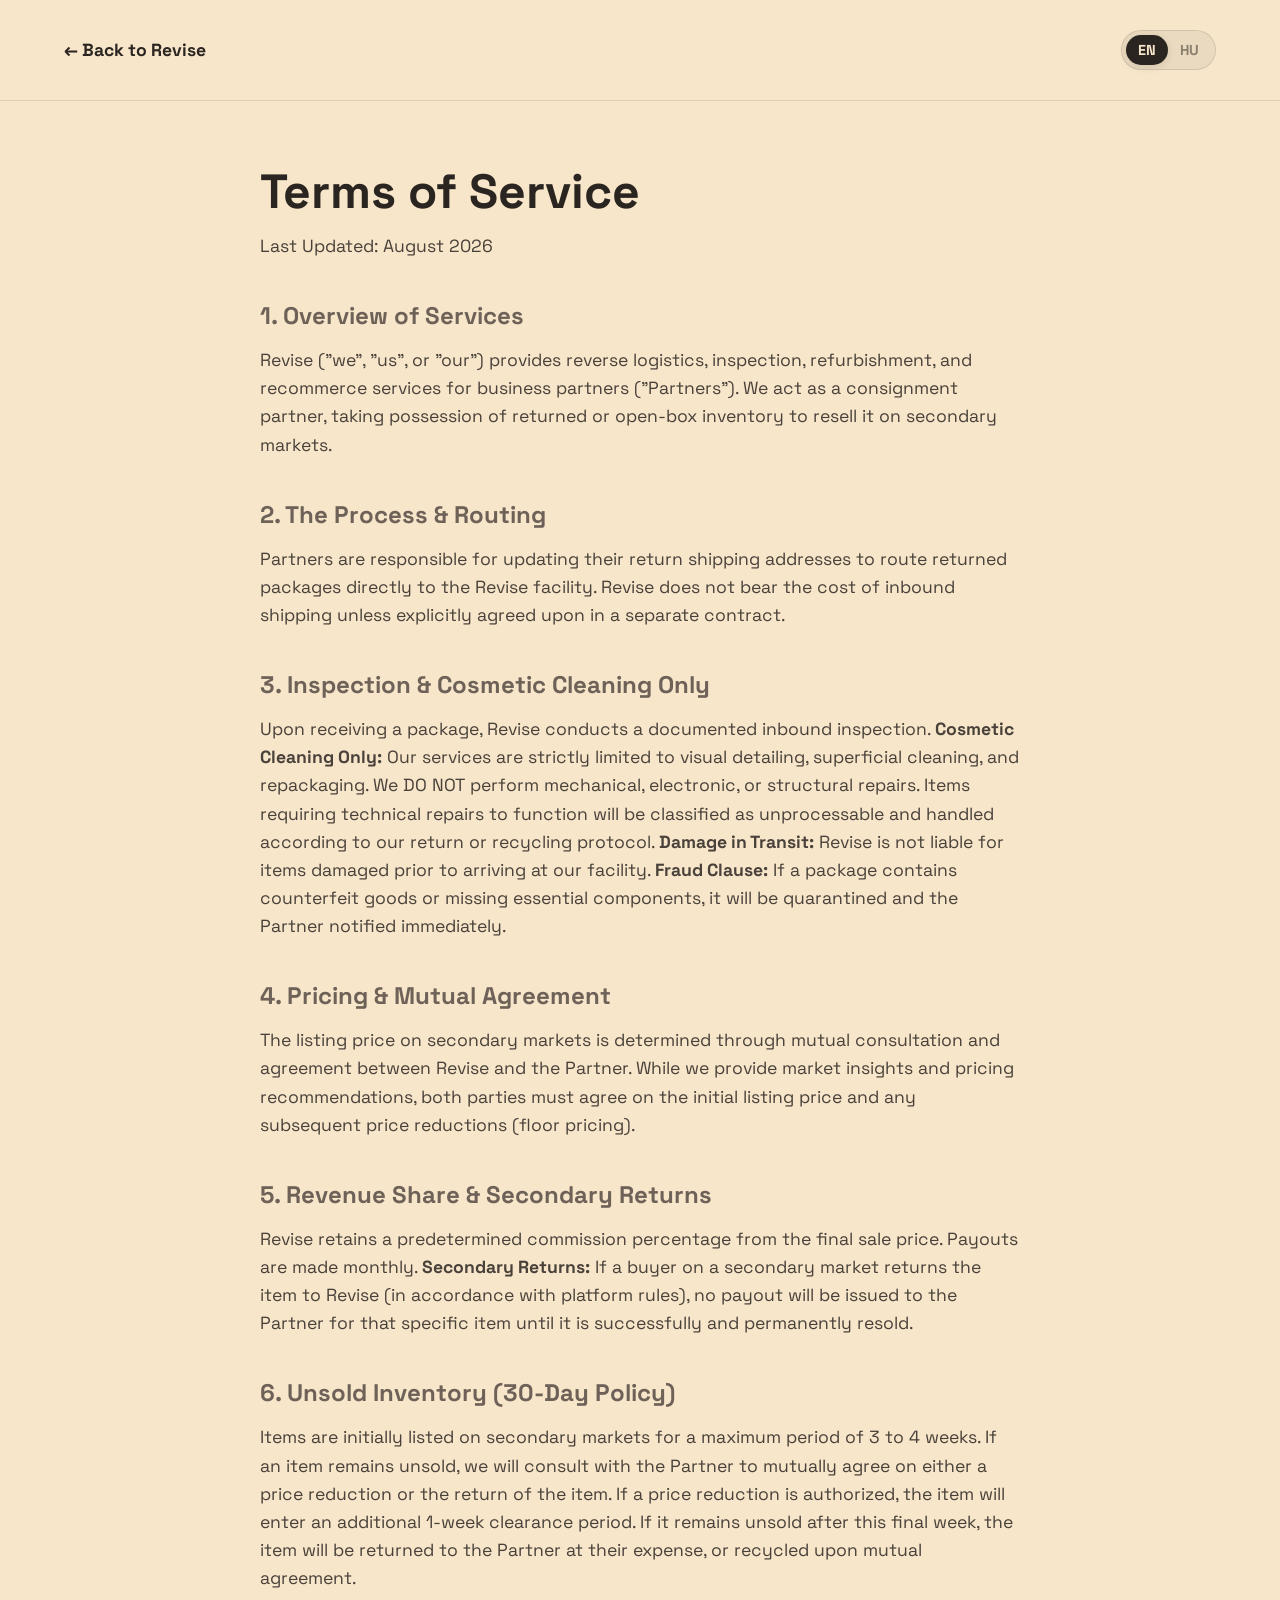
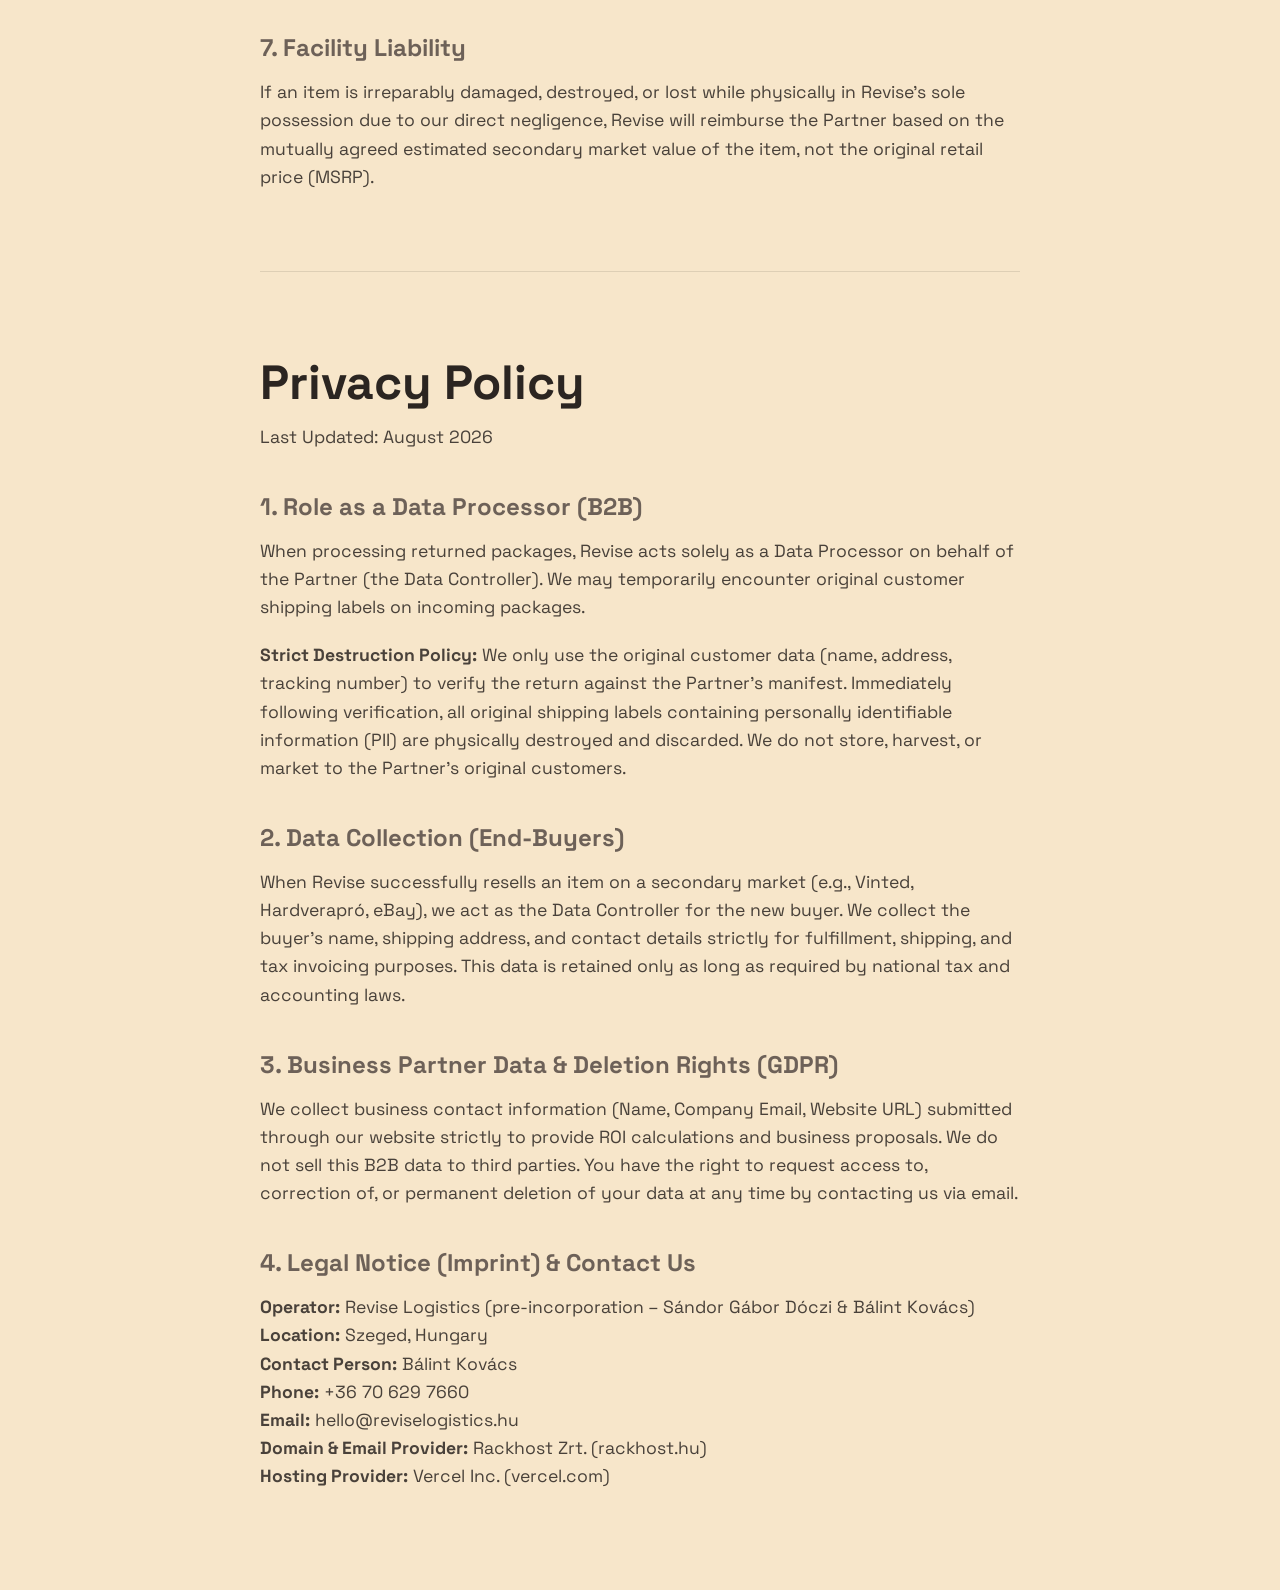
<file: legal-en.html>
<!DOCTYPE html>
<html lang="en">
<head>
    <meta charset="UTF-8">
    <meta name="viewport" content="width=device-width, initial-scale=1.0">
    <title>Legal | Revise</title>
    <link href="https://fonts.googleapis.com/css2?family=Space+Grotesk:wght@300;500;700&display=swap" rel="stylesheet">
    <link rel="stylesheet" href="style.css">
</head>
<body class="legal-page">

    <header class="legal-header">
        <a href="index.html" class="back-btn" data-i18n="legal-back">← Back to Revise</a>
        
        <!-- Nyelvválasztó a jogi oldalra is -->
        <div class="lang-switcher">
            <button class="lang-btn active">EN</button>
            <button class="lang-btn" onclick="window.location.href='legal-hu.html'">HU</button>
        </div>
    </header>

    <div class="legal-container">
        
        <div class="legal-section">
            <h1>Terms of Service</h1>
            <p class="last-updated">Last Updated: August 2026</p>

            <h2>1. Overview of Services</h2>
            <p>Revise ("we", "us", or "our") provides reverse logistics, inspection, refurbishment, and recommerce services for business partners ("Partners"). We act as a consignment partner, taking possession of returned or open-box inventory to resell it on secondary markets.</p>

            <h2>2. The Process & Routing</h2>
            <p>Partners are responsible for updating their return shipping addresses to route returned packages directly to the Revise facility. Revise does not bear the cost of inbound shipping unless explicitly agreed upon in a separate contract.</p>

            <h2>3. Inspection & Cosmetic Cleaning Only</h2>
            <p>Upon receiving a package, Revise conducts a documented inbound inspection. <strong>Cosmetic Cleaning Only:</strong> Our services are strictly limited to visual detailing, superficial cleaning, and repackaging. We DO NOT perform mechanical, electronic, or structural repairs. Items requiring technical repairs to function will be classified as unprocessable and handled according to our return or recycling protocol. <strong>Damage in Transit:</strong> Revise is not liable for items damaged prior to arriving at our facility. <strong>Fraud Clause:</strong> If a package contains counterfeit goods or missing essential components, it will be quarantined and the Partner notified immediately.</p>
            
            <h2>4. Pricing & Mutual Agreement</h2>
            <p>The listing price on secondary markets is determined through mutual consultation and agreement between Revise and the Partner. While we provide market insights and pricing recommendations, both parties must agree on the initial listing price and any subsequent price reductions (floor pricing).</p>

            <h2>5. Revenue Share & Secondary Returns</h2>
            <p>Revise retains a predetermined commission percentage from the final sale price. Payouts are made monthly. <strong>Secondary Returns:</strong> If a buyer on a secondary market returns the item to Revise (in accordance with platform rules), no payout will be issued to the Partner for that specific item until it is successfully and permanently resold.</p>

            <h2>6. Unsold Inventory (30-Day Policy)</h2>
            <p>Items are initially listed on secondary markets for a maximum period of 3 to 4 weeks. If an item remains unsold, we will consult with the Partner to mutually agree on either a price reduction or the return of the item. If a price reduction is authorized, the item will enter an additional 1-week clearance period. If it remains unsold after this final week, the item will be returned to the Partner at their expense, or recycled upon mutual agreement.</p>

            <h2>7. Facility Liability</h2>
            <p>If an item is irreparably damaged, destroyed, or lost while physically in Revise's sole possession due to our direct negligence, Revise will reimburse the Partner based on the mutually agreed estimated secondary market value of the item, not the original retail price (MSRP).</p>
        </div>

        <hr class="legal-divider">

        <div class="legal-section">
            <h1>Privacy Policy</h1>
            <p class="last-updated">Last Updated: August 2026</p>

            <h2>1. Role as a Data Processor (B2B)</h2>
            <p>When processing returned packages, Revise acts solely as a Data Processor on behalf of the Partner (the Data Controller). We may temporarily encounter original customer shipping labels on incoming packages.</p>
            <p><strong>Strict Destruction Policy:</strong> We only use the original customer data (name, address, tracking number) to verify the return against the Partner's manifest. Immediately following verification, all original shipping labels containing personally identifiable information (PII) are physically destroyed and discarded. We do not store, harvest, or market to the Partner's original customers.</p>

            <h2>2. Data Collection (End-Buyers)</h2>
            <p>When Revise successfully resells an item on a secondary market (e.g., Vinted, Hardverapró, eBay), we act as the Data Controller for the new buyer. We collect the buyer's name, shipping address, and contact details strictly for fulfillment, shipping, and tax invoicing purposes. This data is retained only as long as required by national tax and accounting laws.</p>

            <h2>3. Business Partner Data & Deletion Rights (GDPR)</h2>
            <p>We collect business contact information (Name, Company Email, Website URL) submitted through our website strictly to provide ROI calculations and business proposals. We do not sell this B2B data to third parties. You have the right to request access to, correction of, or permanent deletion of your data at any time by contacting us via email.</p>

            <h2>4. Legal Notice (Imprint) &amp; Contact Us</h2>
            <p><strong>Operator:</strong> Revise Logistics (pre-incorporation – Sándor Gábor Dóczi &amp; Bálint Kovács)<br>
            <strong>Location:</strong> Szeged, Hungary<br>
            <strong>Contact Person:</strong> Bálint Kovács<br>
            <strong>Phone:</strong> +36 70 629 7660<br>
            <strong>Email:</strong> hello@reviselogistics.hu<br>
            <strong>Domain &amp; Email Provider:</strong> Rackhost Zrt. (rackhost.hu)<br>
            <strong>Hosting Provider:</strong> Vercel Inc. (vercel.com)</p>
        </div>

    </div>

</body>
</html>
</file>
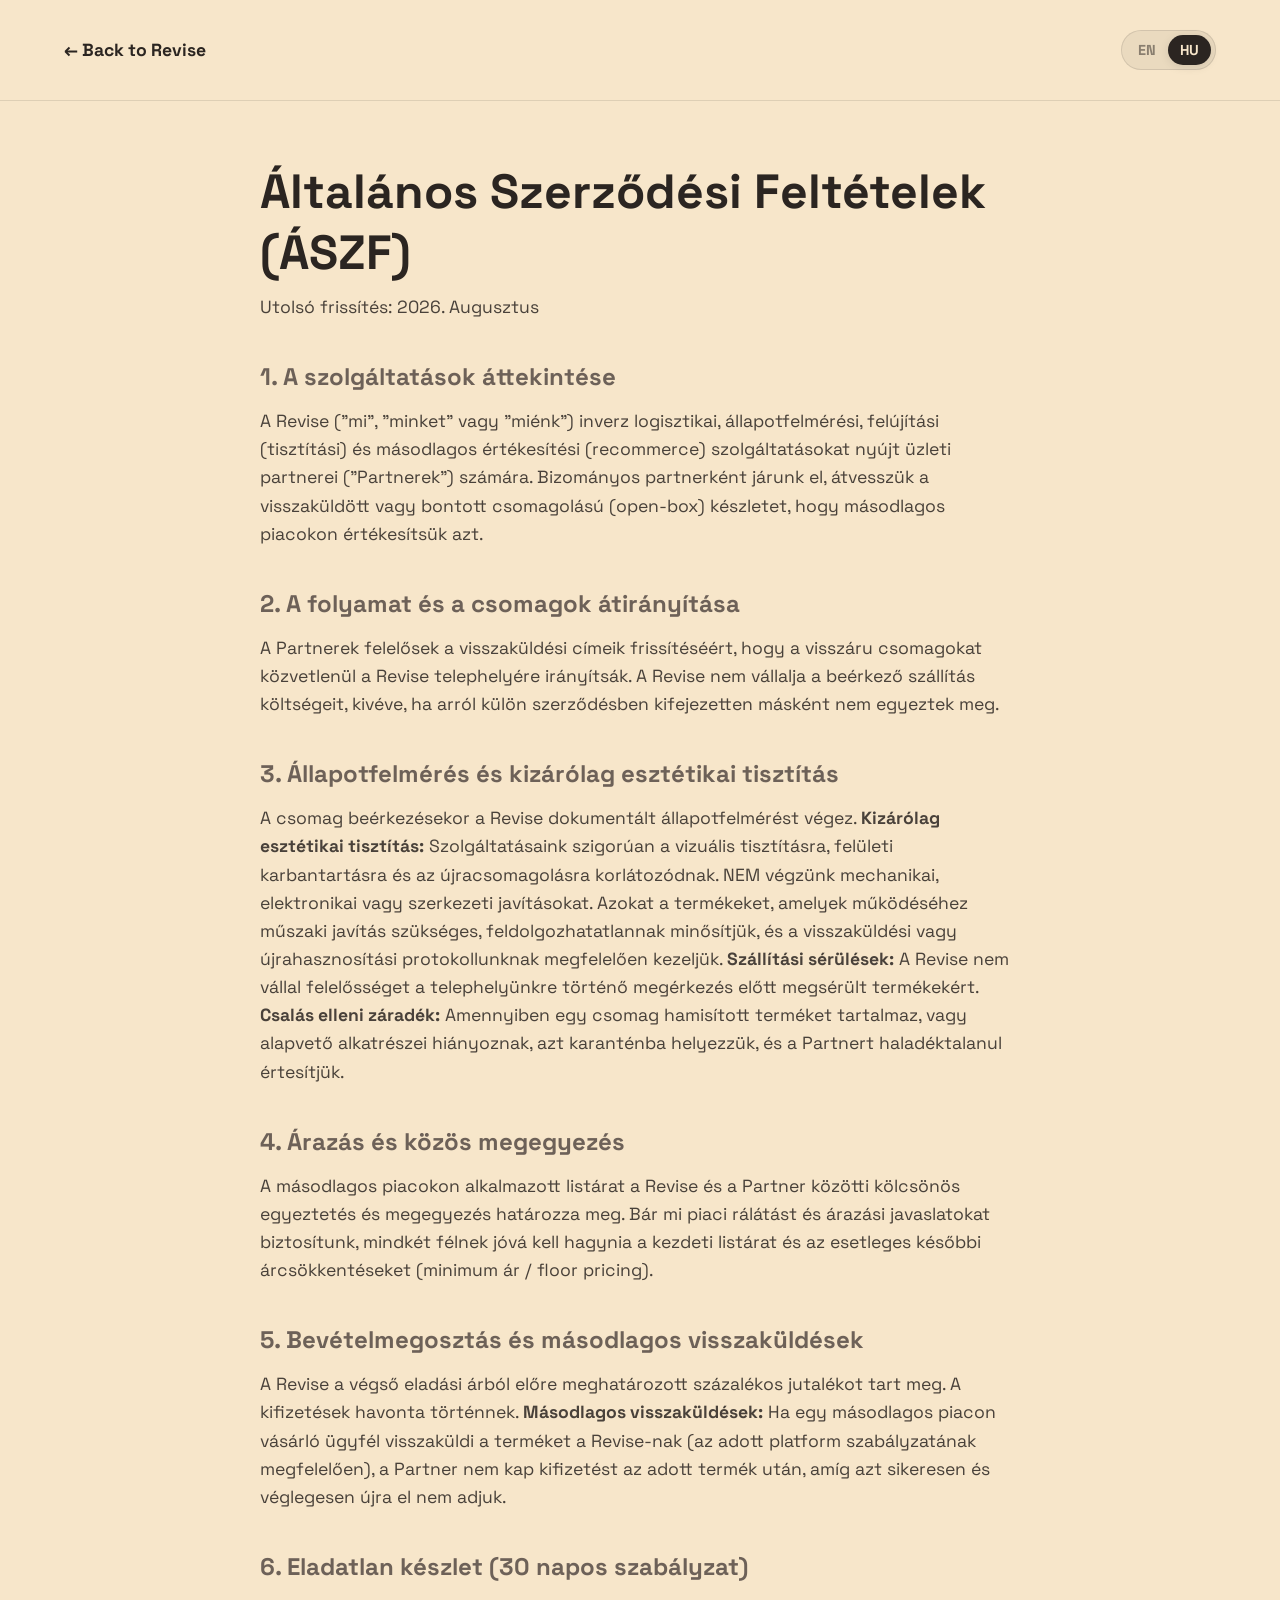
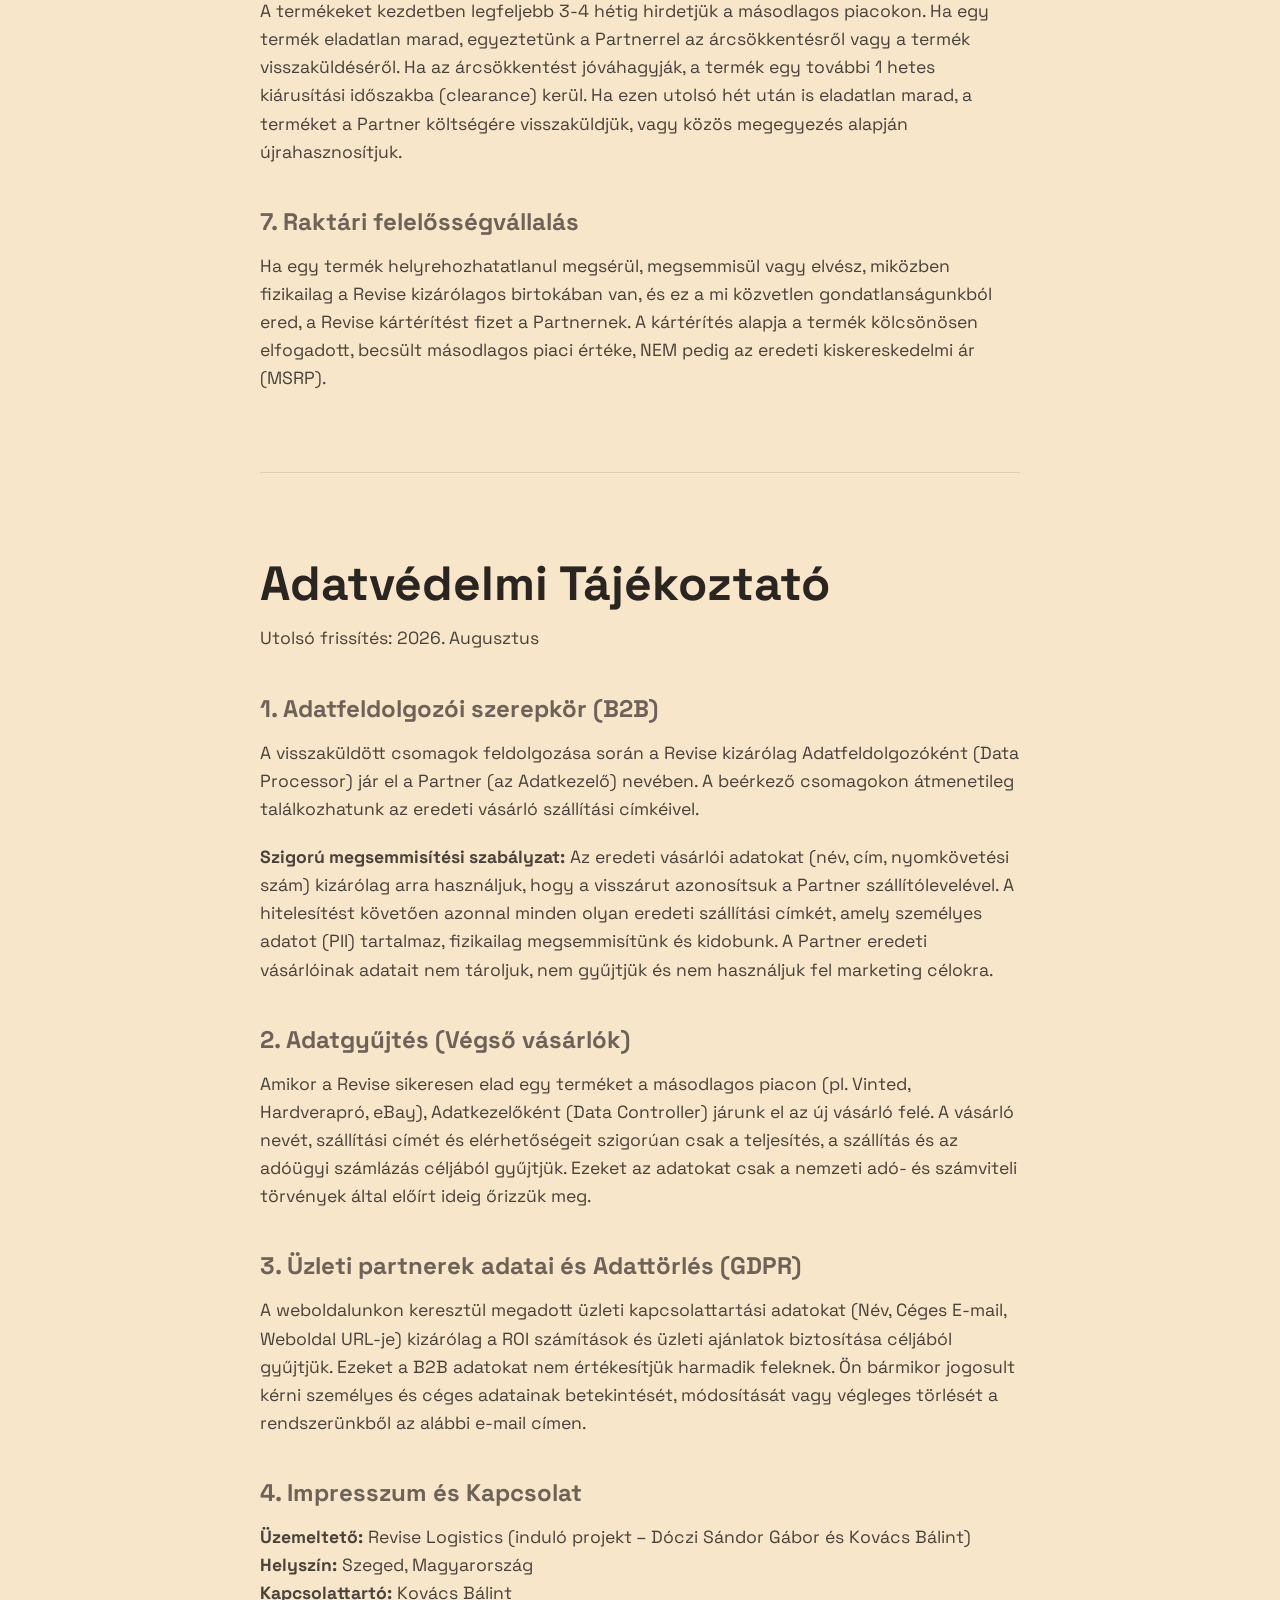
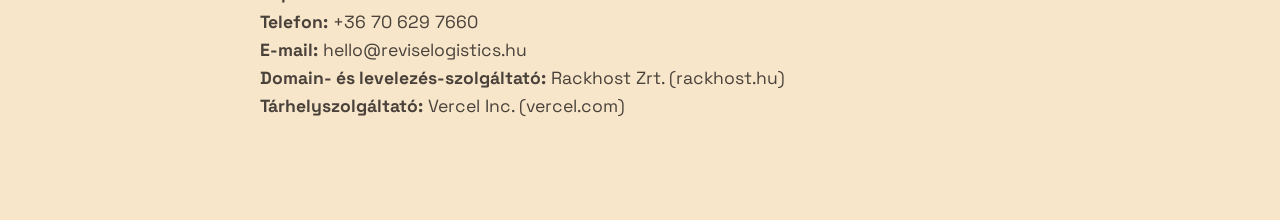
<file: legal-hu.html>
<!DOCTYPE html>
<html lang="en">
<head>
    <meta charset="UTF-8">
    <meta name="viewport" content="width=device-width, initial-scale=1.0">
    <title>Legal | Revise</title>
    <link href="https://fonts.googleapis.com/css2?family=Space+Grotesk:wght@300;500;700&display=swap" rel="stylesheet">
    <link rel="stylesheet" href="style.css">
</head>
<body class="legal-page">

    <header class="legal-header">
        <a href="index.html" class="back-btn" data-i18n="legal-back">← Back to Revise</a>
        
        <!-- Nyelvválasztó a jogi oldalra is -->
        <div class="lang-switcher">
            <button class="lang-btn" onclick="window.location.href='legal-en.html'">EN</button>
            <button class="lang-btn active">HU</button>
        </div>
    </header>

    <div class="legal-container">
        
        <div class="legal-section">
            <h1>Általános Szerződési Feltételek (ÁSZF)</h1>
            <p class="last-updated">Utolsó frissítés: 2026. Augusztus</p>

            <h2>1. A szolgáltatások áttekintése</h2>
            <p>A Revise ("mi", "minket" vagy "miénk") inverz logisztikai, állapotfelmérési, felújítási (tisztítási) és másodlagos értékesítési (recommerce) szolgáltatásokat nyújt üzleti partnerei ("Partnerek") számára. Bizományos partnerként járunk el, átvesszük a visszaküldött vagy bontott csomagolású (open-box) készletet, hogy másodlagos piacokon értékesítsük azt.</p>

            <h2>2. A folyamat és a csomagok átirányítása</h2>
            <p>A Partnerek felelősek a visszaküldési címeik frissítéséért, hogy a visszáru csomagokat közvetlenül a Revise telephelyére irányítsák. A Revise nem vállalja a beérkező szállítás költségeit, kivéve, ha arról külön szerződésben kifejezetten másként nem egyeztek meg.</p>

            <h2>3. Állapotfelmérés és kizárólag esztétikai tisztítás</h2>
            <p>A csomag beérkezésekor a Revise dokumentált állapotfelmérést végez. <strong>Kizárólag esztétikai tisztítás:</strong> Szolgáltatásaink szigorúan a vizuális tisztításra, felületi karbantartásra és az újracsomagolásra korlátozódnak. NEM végzünk mechanikai, elektronikai vagy szerkezeti javításokat. Azokat a termékeket, amelyek működéséhez műszaki javítás szükséges, feldolgozhatatlannak minősítjük, és a visszaküldési vagy újrahasznosítási protokollunknak megfelelően kezeljük. <strong>Szállítási sérülések:</strong> A Revise nem vállal felelősséget a telephelyünkre történő megérkezés előtt megsérült termékekért. <strong>Csalás elleni záradék:</strong> Amennyiben egy csomag hamisított terméket tartalmaz, vagy alapvető alkatrészei hiányoznak, azt karanténba helyezzük, és a Partnert haladéktalanul értesítjük.</p>
            
            <h2>4. Árazás és közös megegyezés</h2>
            <p>A másodlagos piacokon alkalmazott listárat a Revise és a Partner közötti kölcsönös egyeztetés és megegyezés határozza meg. Bár mi piaci rálátást és árazási javaslatokat biztosítunk, mindkét félnek jóvá kell hagynia a kezdeti listárat és az esetleges későbbi árcsökkentéseket (minimum ár / floor pricing).</p>

            <h2>5. Bevételmegosztás és másodlagos visszaküldések</h2>
            <p>A Revise a végső eladási árból előre meghatározott százalékos jutalékot tart meg. A kifizetések havonta történnek. <strong>Másodlagos visszaküldések:</strong> Ha egy másodlagos piacon vásárló ügyfél visszaküldi a terméket a Revise-nak (az adott platform szabályzatának megfelelően), a Partner nem kap kifizetést az adott termék után, amíg azt sikeresen és véglegesen újra el nem adjuk.</p>

            <h2>6. Eladatlan készlet (30 napos szabályzat)</h2>
            <p>A termékeket kezdetben legfeljebb 3-4 hétig hirdetjük a másodlagos piacokon. Ha egy termék eladatlan marad, egyeztetünk a Partnerrel az árcsökkentésről vagy a termék visszaküldéséről. Ha az árcsökkentést jóváhagyják, a termék egy további 1 hetes kiárusítási időszakba (clearance) kerül. Ha ezen utolsó hét után is eladatlan marad, a terméket a Partner költségére visszaküldjük, vagy közös megegyezés alapján újrahasznosítjuk.</p>

            <h2>7. Raktári felelősségvállalás</h2>
            <p>Ha egy termék helyrehozhatatlanul megsérül, megsemmisül vagy elvész, miközben fizikailag a Revise kizárólagos birtokában van, és ez a mi közvetlen gondatlanságunkból ered, a Revise kártérítést fizet a Partnernek. A kártérítés alapja a termék kölcsönösen elfogadott, becsült másodlagos piaci értéke, NEM pedig az eredeti kiskereskedelmi ár (MSRP).</p>
        </div>

        <hr class="legal-divider">

        <div class="legal-section">
            <h1>Adatvédelmi Tájékoztató</h1>
            <p class="last-updated">Utolsó frissítés: 2026. Augusztus</p>

            <h2>1. Adatfeldolgozói szerepkör (B2B)</h2>
            <p>A visszaküldött csomagok feldolgozása során a Revise kizárólag Adatfeldolgozóként (Data Processor) jár el a Partner (az Adatkezelő) nevében. A beérkező csomagokon átmenetileg találkozhatunk az eredeti vásárló szállítási címkéivel.</p>
            <p><strong>Szigorú megsemmisítési szabályzat:</strong> Az eredeti vásárlói adatokat (név, cím, nyomkövetési szám) kizárólag arra használjuk, hogy a visszárut azonosítsuk a Partner szállítólevelével. A hitelesítést követően azonnal minden olyan eredeti szállítási címkét, amely személyes adatot (PII) tartalmaz, fizikailag megsemmisítünk és kidobunk. A Partner eredeti vásárlóinak adatait nem tároljuk, nem gyűjtjük és nem használjuk fel marketing célokra.</p>

            <h2>2. Adatgyűjtés (Végső vásárlók)</h2>
            <p>Amikor a Revise sikeresen elad egy terméket a másodlagos piacon (pl. Vinted, Hardverapró, eBay), Adatkezelőként (Data Controller) járunk el az új vásárló felé. A vásárló nevét, szállítási címét és elérhetőségeit szigorúan csak a teljesítés, a szállítás és az adóügyi számlázás céljából gyűjtjük. Ezeket az adatokat csak a nemzeti adó- és számviteli törvények által előírt ideig őrizzük meg.</p>

           <h2>3. Üzleti partnerek adatai és Adattörlés (GDPR)</h2>
            <p>A weboldalunkon keresztül megadott üzleti kapcsolattartási adatokat (Név, Céges E-mail, Weboldal URL-je) kizárólag a ROI számítások és üzleti ajánlatok biztosítása céljából gyűjtjük. Ezeket a B2B adatokat nem értékesítjük harmadik feleknek. Ön bármikor jogosult kérni személyes és céges adatainak betekintését, módosítását vagy végleges törlését a rendszerünkből az alábbi e-mail címen.</p>

            <h2>4. Impresszum és Kapcsolat</h2>
            <p><strong>Üzemeltető:</strong> Revise Logistics (induló projekt – Dóczi Sándor Gábor és Kovács Bálint)<br>
            <strong>Helyszín:</strong> Szeged, Magyarország<br>
            <strong>Kapcsolattartó:</strong> Kovács Bálint<br>
            <strong>Telefon:</strong> +36 70 629 7660<br>
            <strong>E-mail:</strong> hello@reviselogistics.hu<br>
            <strong>Domain- és levelezés-szolgáltató:</strong> Rackhost Zrt. (rackhost.hu)<br>
            <strong>Tárhelyszolgáltató:</strong> Vercel Inc. (vercel.com)</p>
        </div>

    </div>

</body>
</html>
</file>
<file: style.css>
html.lenis {
  height: auto;
}
.lenis.lenis-smooth {
  scroll-behavior: auto !important;
}
.lenis.lenis-smooth [data-lenis-prevent] {
  overscroll-behavior: contain;
}
.lenis.lenis-stopped {
  overflow: hidden;
}
.lenis.lenis-scrolling iframe {
  pointer-events: none;
}

:root {
    --bg-color: #F7E6CA;
    --box-main: #AD9C8E;
    --box-dark: #8c7d71; 
    --box-light: #D9BBB0;
    --box-inside: #6d6158;
    --text-color: #2b2521; 
    
    --texture: url("data:image/svg+xml,%3Csvg viewBox='0 0 200 200' xmlns='http://www.w3.org/2000/svg'%3E%3Cfilter id='noiseFilter'%3E%3CfeTurbulence type='fractalNoise' baseFrequency='0.8' numOctaves='3' stitchTiles='stitch'/%3E%3C/filter%3E%3Crect width='100%25' height='100%25' filter='url(%23noiseFilter)' opacity='0.12'/%3E%3C/svg%3E");
}

* { margin: 0; padding: 0; box-sizing: border-box; }

body {
    background-color: var(--bg-color);
    font-family: 'Space Grotesk', sans-serif;
    color: var(--text-color);
    overflow-x: hidden;
}

/* ========================================= */
/* --- 0. FEJLÉC (HEADER) NAVIGÁCIÓ --- */
/* ========================================= */
.site-header {
    position: fixed;
    top: 0; left: 0; width: 100%;
    display: flex; justify-content: space-between; align-items: center;
    padding: 30px 5%; /* Alapból szellősebb */
    z-index: 100;
    transition: all 0.3s cubic-bezier(0.4, 0, 0.2, 1);
    /* Alapból átlátszó! */
    background: transparent; 
}

/* Ez az osztály kapcsol be, amikor legörgetünk */
.site-header.scrolled {
    background: rgba(247, 230, 202, 0.85); /* A var(--bg-color) áttetsző változata */
    backdrop-filter: blur(12px);
    -webkit-backdrop-filter: blur(12px);
    box-shadow: 0 4px 30px rgba(0, 0, 0, 0.05);
    padding: 15px 5%; /* Összehúzódik picit! */
}

/* Amikor sötét háttérre (ROI) érünk, ezt a GSAP fogja sötétíteni */
.site-header.dark-mode {
    background: rgba(26, 23, 21, 0.85); /* Sötét tejüveg */
}
.site-header.dark-mode .header-logo,
.site-header.dark-mode .header-nav a {
    color: var(--bg-color); /* Világos szöveg */
}
.site-header.dark-mode .header-cta {
    background-color: var(--bg-color);
    color: var(--text-color);
}

.header-logo {
    font-size: 2rem; font-weight: 700; color: var(--text-color);
    cursor: pointer; transition: color 0.3s;
}

.header-nav { 
    display: flex; 
    gap: 40px; 
    position: absolute;
    left: 50%;
    transform: translateX(-50%);
}
.header-nav a {
    text-decoration: none; color: var(--text-color);
    font-weight: 500; font-size: 1.1rem; opacity: 0.6;
    transition: opacity 0.2s, color 0.3s;
}
.header-nav a:hover { opacity: 1; }

.header-cta {
    text-decoration: none;
    background-color: var(--text-color);
    color: var(--bg-color);
    padding: 12px 28px;
    border-radius: 50px;
    font-weight: 700; font-size: 1.1rem;
    transition: transform 0.2s, background-color 0.2s, color 0.3s;
}
.header-cta:hover { transform: scale(1.05); }

/* A régi, csúf .logo eltüntetése a biztonság kedvéért */
.logo { display: none !important; }

.hero-container {
    position: relative;
    width: 100%; 
    height: 100vh;
    display: flex;
    justify-content: center;
    align-items: center;
    overflow: hidden;
}

.logo { position: absolute; top: 40px; font-size: 2.5rem; font-weight: 700; z-index: 50; }

.hero-text-static {
    position: absolute;
    top: 0; bottom: 0; left: 0; right: 0;
    margin: auto; 
    height: fit-content; 
    width: 100%;
    text-align: center;
    z-index: 20; 
    opacity: 0; 
}
.hero-text-static h1 { font-size: 5rem; line-height: 1; margin-bottom: 20px; }
.hero-text-static p { font-size: 1.5rem; opacity: 0.8; }

.scene {
    position: absolute;
    top: 0; bottom: 0; left: 0; right: 0;
    margin: auto; 
    width: 250px;
    height: 250px;
    perspective: 1200px;
}
.scene-back { z-index: 10; } 
.scene-front { z-index: 30; } 

.box-half {
    width: 100%; height: 100%;
    position: relative;
    transform-style: preserve-3d;
    transform: rotateX(-15deg) rotateY(-25deg); 
    will-change: transform;
}

/* ========================================= */
/* --- KARTON TEXTÚRA ÉS PUHA ÉLEK --- */
/* ========================================= */
.face {
    position: absolute; width: 250px; height: 250px;
    
    /* A border-radius TÖRÖLVE lett, hogy eltűnjenek a lyukak! */
    
    /* Lágyabb, kicsit áttetszőbb szegély a kemény vonal helyett (ez puhítja az éleket) */
    border: 2px solid rgba(140, 125, 113, 0.4);
    
    /* Belső árnyék, hogy "puffadtabb" legyen a doboz */
    box-shadow: inset 0 0 25px rgba(0,0,0,0.06);
    
    background-image: var(--texture); 
    background-blend-mode: multiply;  
}

.front  { transform: translateZ(125px); background-color: var(--box-main); }
.back   { transform: rotateY(180deg) translateZ(125px); background-color: var(--box-inside); } 
.right  { transform: rotateY(90deg) translateZ(125px); background-color: var(--box-light); }
.left   { transform: rotateY(-90deg) translateZ(125px); background-color: var(--box-light); }
.bottom { transform: rotateX(-90deg) translateZ(125px); background-color: var(--box-dark); }

.top-plane { 
    transform-style: preserve-3d;
    transform: rotateX(90deg) translateZ(125px); 
    background: transparent; border: none;
}

/* ========================================= */
/* --- A DOBOZRA NYOMTATOTT PNG LOGÓ --- */
/* ========================================= */
.box-logo-img {
    position: absolute;
    top: 50%;
    left: 50%;
    transform: translate(-50%, -50%); /* Pontosan középre teszi a lapon */
    
    /* Állítsd be a méretét! A doboz 250px széles, így a 150px jól mutat. */
    width: 150px; 
    height: auto;
    
    /* A RÁNYOMTATOTT HATÁS BEÁLLÍTÁSAI */
    opacity: 0.85; /* Picit átlátszó, hogy átüssön rajta a karton textúra */
    mix-blend-mode: multiply; /* EZ FONTOS: Ráolvasztja a doboz színére! */
    pointer-events: none; 
}

.flap {
    position: absolute; width: 125px; height: 250px;
    background-color: var(--box-main);
    
    /* A border-radius innen is TÖRÖLVE lett! */
    
    border: 2px solid rgba(140, 125, 113, 0.4);
    box-shadow: inset 0 0 20px rgba(0,0,0,0.06);
    
    background-image: var(--texture); 
    background-blend-mode: multiply;
}
.flap-left { left: 0; transform-origin: left; }
.flap-right { right: 0; transform-origin: right; }

/* ========================================= */
/* --- SZIGSZALAG (DUCT TAPE) TRÜKKÖK --- */
/* ========================================= */

.flap-left::after {
    content: '';
    position: absolute;
    right: -8px; 
    top: 20%;
    width: 45px;
    height: 110px;
    background-color: rgba(220, 220, 220, 0.4);
    box-shadow: inset 0 0 10px rgba(255,255,255,0.4), 2px 2px 5px rgba(0,0,0,0.1);
    transform: rotate(-3deg); 
}

.flap-right::after {
    content: '';
    position: absolute;
    left: -5px; 
    bottom: 25%;
    width: 40px;
    height: 90px;
    background-color: rgba(220, 220, 220, 0.4);
    box-shadow: inset 0 0 10px rgba(255,255,255,0.4), -2px 2px 5px rgba(0,0,0,0.1);
    transform: rotate(4deg);
}

.left::after {
    content: '';
    position: absolute;
    top: 30%;
    left: 20%;
    width: 140px;
    height: 45px;
    background-color: rgba(220, 220, 220, 0.35);
    box-shadow: inset 0 0 12px rgba(255,255,255,0.5), 0 3px 6px rgba(0,0,0,0.1);
    transform: rotate(-6deg);
}

.right::after {
    content: '';
    position: absolute;
    bottom: 40%;
    right: 15%;
    width: 120px;
    height: 40px;
    background-color: rgba(220, 220, 220, 0.35);
    box-shadow: inset 0 0 12px rgba(255,255,255,0.5), 0 3px 6px rgba(0,0,0,0.1);
    transform: rotate(4deg);
}

.next-section, .footer-game { height: 100vh; display: flex; flex-direction: column; justify-content: center; align-items: center; font-size: 2rem; border-top: 1px solid rgba(0,0,0,0.1);}

/* ========================================= */
/* --- 2. THE PAIN POINT SZEKCIÓ --- */
/* ========================================= */
.pain-section {
    width: 100%; min-height: 80vh;
    position: relative; /* KULCS: Hogy a grafikon alá tudjon menni! */
    display: flex; flex-direction: column; justify-content: center; align-items: center;
    background-color: var(--box-inside); color: var(--bg-color); text-align: center; padding: 100px 20px;
    overflow: hidden; /* Hogy a grafikon ne lógjon ki */
}
.pain-content {
    position: relative; z-index: 10; /* Ez tartja a szöveget a grafikon FÖLÖTT */
}

/* A vörös zuhanó grafikon a háttérben */
.pain-bg-chart {
    position: absolute; bottom: 0; left: 0; width: 100%; height: 70%; z-index: 1;
    opacity: 0.6;
    /* Alapból el van rejtve (jobbról balra vágjuk el), a GSAP fogja behozni! */
    clip-path: inset(0 100% 0 0); 
}
.pain-bg-chart svg { width: 100%; height: 100%; }
.chart-line {
    fill: none; stroke: #ff4d4d; stroke-width: 8;
    stroke-linecap: round; stroke-linejoin: round;
    filter: drop-shadow(0 0 15px rgba(255, 77, 77, 0.8)); /* Vörös Glow */
}
.chart-fill {
    fill: rgba(255, 77, 77, 0.15); /* Halvány vörös kitöltés a vonal alatt */
}

.pain-title { font-size: 2rem; text-transform: uppercase; letter-spacing: 2px; opacity: 0.6; margin-bottom: 20px; }
.pain-stat { font-size: 12rem; font-weight: 700; line-height: 1; color: var(--box-light); margin-bottom: 20px; }
.pain-stat span { font-size: 5rem; opacity: 0.8; }
.pain-subtitle { font-size: 1.8rem; max-width: 600px; opacity: 0.8; text-shadow: 0 5px 15px rgba(0,0,0,0.5); }

/* --- PÖTTYÖK KATTINTHATÓSÁGA --- */
.dot {
    width: 16px; height: 16px; border-radius: 50%; background-color: var(--box-light);
    border: 3px solid var(--bg-color); z-index: 2; transition: all 0.3s;
    cursor: pointer; /* ⬅️ Ettől lesz "kattintható kéz" ikon rajta! */
}
/* ... (A többi CSS marad a régi) ... */

/* ========================================= */
/* --- 3. A FOLYAMAT SZEKCIÓ (TIMELINE) --- */
/* ========================================= */
.process-section {
    width: 100%;
    background-color: var(--bg-color);
    padding: 150px 5%;
}

.process-container {
    max-width: 1200px;
    margin: 0 auto;
    display: flex;
    gap: 50px;
}

/* BAL OLDAL: Idősáv */
.process-text-side {
    width: 50%;
    position: relative;
    padding-left: 50px; /* Hely a vonalnak */
}

.timeline-line {
    position: absolute;
    left: 14px; /* A pontok közepéhez igazítva */
    top: 0;
    bottom: 0;
    width: 2px;
    background-color: rgba(173, 156, 142, 0.3); /* Halvány alapszín */
}

.timeline-fill {
    position: absolute;
    top: 0; left: 0; width: 100%;
    height: 0%; /* Ezt a GSAP fogja tölteni! */
    background-color: var(--box-inside);
}

.process-step {
    position: relative;
    padding: 50px 0 150px 0; /* Hely a lépések között */
}

/* A kis pontok */
.step-dot {
    position: absolute;
    left: -42px; /* Pontosan ráül a vonalra */
    top: 55px;
    width: 14px;
    height: 14px;
    border-radius: 50%;
    background-color: var(--box-light);
    border: 2px solid var(--bg-color);
    transition: all 0.4s ease;
    z-index: 2;
}

/* Amikor a lépés aktív (Ezt a JS adja hozzá) */
.process-step.active .step-dot {
    background-color: var(--box-inside);
    transform: scale(1.5);
    box-shadow: 0 0 15px rgba(109, 97, 88, 0.6); /* GLOW effekt */
}

.process-step h3 { font-size: 3rem; margin-bottom: 20px; }
.process-step p { font-size: 1.4rem; opacity: 0.7; max-width: 400px; }

/* JOBB OLDAL: A leragadó képek */
.process-visual-side {
    width: 50%;
}

.sticky-visuals {
    position: sticky;
    top: 50%;
    transform: translateY(-50%);
    width: 100%;
    height: 400px;
    display: flex;
    justify-content: center;
    align-items: center;
}

.process-img {
    position: absolute;
    max-width: 80%;
    max-height: 80%;
    border-radius: 20px; /* Csak a teszt képek miatt, háttér nélkülinél vedd ki */
    opacity: 0;
    transform: scale(0.8);
    transition: all 0.6s cubic-bezier(0.4, 0, 0.2, 1);
}

.process-img.active {
    opacity: 1;
    transform: scale(1);
}

/* --- 2. PAIN POINT --- */
.pain-section {
    width: 100%; min-height: 80vh;
    display: flex; flex-direction: column; justify-content: center; align-items: center;
    background-color: var(--box-inside); color: var(--bg-color); text-align: center; padding: 100px 20px;
}
.pain-title { font-size: 2rem; text-transform: uppercase; letter-spacing: 2px; opacity: 0.6; margin-bottom: 20px; }
.pain-stat { font-size: 12rem; font-weight: 700; line-height: 1; color: var(--box-light); margin-bottom: 20px; }
.pain-stat span { font-size: 5rem; opacity: 0.8; }
.pain-subtitle { font-size: 1.8rem; max-width: 600px; opacity: 0.8; }

/* --- 3. PINNED PROCESS SZEKCIÓ --- */
.process-wrapper {
    width: 100%;
    background-color: var(--bg-color); /* A szín átkerült ide! */
    padding: 15vh 0; /* ⬅️ 15% extra tér felül és alul a képernyőn! */
}

.process-pinned-section {
    width: 100%;
    height: 100vh; 
    background-color: transparent; /* Ez most már átlátszó, a wrapper adja a színt */
    display: flex;
    justify-content: center;
    align-items: center;
    overflow: hidden;
}

.process-container {
    display: flex;
    width: 90%;
    max-width: 1200px;
    height: 60vh; /* Ekkora dobozban játszódik le minden */
    align-items: center;
}

/* BAL: A csík és a pöttyök */
.process-nav {
    width: 10%; height: 100%; position: relative;
    display: flex; flex-direction: column; justify-content: space-between; align-items: center;
}
.timeline-line {
    position: absolute; top: 15px; bottom: 15px; left: 50%; transform: translateX(-50%);
    width: 2px; background-color: rgba(173, 156, 142, 0.3); z-index: 1;
}
.timeline-fill {
    position: absolute; top: 0; left: 0; width: 100%; height: 0%; 
    background-color: var(--box-inside);
}
.dot {
    width: 16px; height: 16px; border-radius: 50%; background-color: var(--box-light);
    border: 3px solid var(--bg-color); z-index: 2; transition: all 0.3s;
}
.dot.active {
    background-color: var(--box-inside); transform: scale(1.5);
    box-shadow: 0 0 15px rgba(109, 97, 88, 0.8); /* Ez a GLOW effekt! */
}

/* KÖZÉP: A szövegek */
.process-texts {
    width: 45%; height: 100%; position: relative;
    display: flex; align-items: center; padding: 0 40px;
}
.step-text {
    position: absolute; left: 40px; right: 40px;
    opacity: 0; /* Alapból minden rejtve van */
    transform: translateY(30px); /* Kicsit lejjebb vannak */
}
.step-text.active { opacity: 1; transform: translateY(0); }
.step-text h3 { 
    font-size: 3rem; 
    margin-bottom: 20px; 
    white-space: nowrap; /* EZ AZ ÚJ SOR: Erőszakkal egy sorban tartja a szöveget! */
}
.step-text p { font-size: 1.5rem; opacity: 0.8; }

/* JOBB: A képek */
.process-visuals {
    width: 45%; height: 100%; position: relative;
    display: flex; justify-content: center; align-items: center;
}
.step-img-container {
    position: absolute; width: 100%; height: 100%;
    display: flex; justify-content: center; align-items: center;
    opacity: 0; transform: scale(0.9);
}
.step-img-container.active { opacity: 1; transform: scale(1); }
.step-img-container img {
    max-width: 90%; max-height: 90%;
    border-radius: 20px; /* Háttér nélküli képeknél vedd ki a szegélyt! */
}

/* ========================================= */
/* --- DIORÁMA SZÍNPAD BEÁLLÍTÁSAI --- */
/* ========================================= */
.diorama-stage {
    position: relative; width: 100%; height: 400px;
    display: flex; justify-content: center; align-items: center;
}

.diorama-item {
    position: absolute; opacity: 0; pointer-events: none;
}
#shoe-wrapper.active, #sad-face.active { opacity: 1; }

/* Belső képek méretezése a wrappereken belül */
#shoe-img { width: 100%; max-width: 350px; height: auto; }
#clipboard-img { width: 200px; height: auto; }
#spray-img { width: 300px; height: auto; } /* Négyszeresére növelve! */
#brush-img { width: 200px; height: auto; } /* Négyszeresére növelve! */


/* --- Z-INDEX SZENDVICS LÉTREHOZÁSA --- */
#box-back { z-index: 10; max-width: 400px; }       
#spray-wrapper { z-index: 15; } /* A cipő mögött */
#clipboard-wrapper { z-index: 15; } /* A cipő mögött és picit balra */
#sad-face { z-index: 15; margin-left: -180px; margin-top: -120px; width: 150px; } 

#shoe-wrapper { z-index: 20; }  /* A FŐSZEREPLŐ */

#box-front { z-index: 25; max-width: 400px; }      
#brush-wrapper { z-index: 25; } /* A cipő előtt (ezzel súrolunk) */

/* --- FURGON ÉS KEREKEK POZÍCIONÁLÁSA --- */
#van-container {
    z-index: 30; 
    width: 480px; /* JÓVAL NAGYOBB LETT AZ AUTÓ */
    height: auto;
}
#van-body { width: 100%; height: auto; position: relative; z-index: 2; }

/* ⬇️ ITT ÁLLÍTSD BE A KEREKEKET A SAJÁT KÉPEDHEZ! ⬇️ */
.van-wheel {
    position: absolute;
    width: 85px; /* Állítsd be a kerék fizikai méretét! */
    height: 85px;
    z-index: 3;
    bottom: 125px; /* ⬅️ Ha túl lent/fent van, ezt az értéket módosítsd! */
}
#wheel-front { left: 71px; }  /* ⬅️ Tologasd jobbra-balra az elsőt! */
#wheel-back { right: 61px; }  /* ⬅️ Tologasd jobbra-balra a hátsót! */

/* Tisztítók egymás mellett */
#cleaners { display: flex; gap: 20px; }
.clean-tool { width: 80px; }

/* ========================================= */
/* --- 4. ROI KALKULÁTOR (SaaS Style) --- */
/* ========================================= */
.roi-section {
    width: 100%;
    min-height: 80vh;
    display: flex;
    justify-content: center;
    align-items: center;
    background-color: var(--text-color); /* Sötétbarna/Fekete alapháttér a komolyságért */
    padding: 100px 5%;
    color: var(--bg-color); /* Világos szöveg */
}


.roi-container {
    display: flex;
    width: 100%;
    max-width: 1200px;
    gap: 80px;
    align-items: center;
}

/* BAL OLDAL */
.roi-input-side {
    flex: 1;
}

.roi-title {
    font-size: 3.5rem;
    line-height: 1.1;
    margin-bottom: 20px;
}

.roi-description {
    font-size: 1.2rem;
    opacity: 0.7;
    margin-bottom: 50px;
    max-width: 450px;
}

.slider-wrapper {
    width: 100%;
    max-width: 500px;
}

.slider-label {
    font-size: 1rem;
    text-transform: uppercase;
    letter-spacing: 1.5px;
    opacity: 0.6;
    display: block;
    margin-bottom: 10px;
}

.slider-value {
    font-size: 2.5rem;
    font-weight: 700;
    color: var(--box-light);
    margin-bottom: 20px;
    border-bottom: 1px solid rgba(255,255,255,0.1); /* Letisztult elválasztó vonal */
    padding-bottom: 10px;
}

.slider-value, .roi-result {
    white-space: nowrap; /* ⬅️ EZ JAVÍTJA A TÖRDELÉST! */
}

/* Vékony, elegáns csúszka */
input[type=range] {
    -webkit-appearance: none;
    width: 100%;
    background: transparent;
}
input[type=range]:focus { outline: none; }
input[type=range]::-webkit-slider-runnable-track {
    width: 100%; height: 4px; /* Nagyon vékony, tech-szerű vonal */
    cursor: pointer;
    background: rgba(255,255,255,0.1); 
    border-radius: 2px;
}
input[type=range]::-webkit-slider-thumb {
    height: 20px; width: 20px; border-radius: 50%;
    background: var(--box-light); cursor: pointer;
    -webkit-appearance: none; margin-top: -8px;
    box-shadow: 0 2px 10px rgba(0,0,0,0.5); 
    transition: transform 0.2s;
}
input[type=range]::-webkit-slider-thumb:hover { transform: scale(1.3); }

/* JOBB OLDAL - Dashboard Card */
.roi-output-side {
    flex: 1;
    display: flex;
    justify-content: flex-end;
}

.roi-dashboard-card {
    background-color: rgba(255, 255, 255, 0.02); /* Nagyon minimális kiemelés */
    border: 1px solid rgba(255, 255, 255, 0.05);
    border-radius: 16px;
    width: 100%;
    max-width: 450px;
    padding: 40px;
    box-shadow: 0 20px 50px rgba(0,0,0,0.2);
}

.card-header {
    display: flex;
    align-items: center;
    gap: 10px;
    font-size: 0.9rem;
    text-transform: uppercase;
    letter-spacing: 1px;
    opacity: 0.6;
    margin-bottom: 30px;
}

.status-dot {
    width: 10px; height: 10px;
    background-color: #4ade80; /* Profi "System Online" zöld */
    border-radius: 50%;
    box-shadow: 0 0 10px rgba(74, 222, 128, 0.5);
}

.roi-result {
    font-size: 3.5rem;
    font-weight: 700;
    color: #fff;
    line-height: 1;
    margin-bottom: 15px;
}

.roi-badge {
    display: inline-block;
    font-size: 0.9rem;
    font-weight: 700;
    color: #1a1715;
    background-color: #4ade80; /* Nem ordít, csak elegáns plecsni */
    padding: 6px 12px;
    border-radius: 4px;
    text-transform: uppercase;
    letter-spacing: 1px;
    margin-bottom: 40px;
}

.card-footer {
    border-top: 1px solid rgba(255,255,255,0.05);
    padding-top: 20px;
}

.card-footer p {
    font-size: 0.9rem;
    opacity: 0.5;
    line-height: 1.5;
}
/* ========================================= */
/* --- 5. B2B KAPCSOLATFELVÉTEL ÉS FOOTER --- */
/* ========================================= */
.footer-section {
    width: 100%;
    background-color: var(--bg-color); /* Világos háttér a formnak */
    color: var(--text-color);
    padding: 100px 5% 0 5%;
    display: flex; flex-direction: column; align-items: center;
}

.contact-container {
    width: 100%; max-width: 800px;
    text-align: center; margin-bottom: 100px;
}
.contact-title { font-size: 4rem; margin-bottom: 20px; line-height: 1; }
.contact-subtitle { font-size: 1.5rem; opacity: 0.7; margin-bottom: 50px; }

/* Űrlap */
.b2b-form { display: flex; flex-direction: column; gap: 20px; max-width: 500px; margin: 0 auto; }
.b2b-form input:not([type="checkbox"]) {
    width: 100%; padding: 18px; font-size: 1.1rem;
    background: transparent; border: 1px solid rgba(0,0,0,0.2);
    color: var(--text-color); border-radius: 8px; font-family: inherit;
    transition: border-color 0.3s;
}
.b2b-form input:not([type="checkbox"]):focus { outline: none; border-color: var(--box-inside); }

/* ⬇️ ÚJ: Checkbox és szöveg reszponzív formázása ⬇️ */
.consent-label {
    display: flex; align-items: flex-start; gap: 12px;
    font-size: 0.9rem; line-height: 1.4; text-align: left;
    opacity: 0.8; cursor: pointer; padding: 0 4px;
}
.consent-label input[type="checkbox"] {
    width: 18px; height: 18px; margin-top: 2px;
    flex-shrink: 0; cursor: pointer; accent-color: var(--text-color);
}
.consent-label a {
    color: var(--text-color); text-decoration: underline; font-weight: 500;
}

.submit-btn {
    background-color: var(--text-color); color: var(--bg-color);
    padding: 18px; font-size: 1.2rem; font-weight: 700;
    border: none; border-radius: 8px; cursor: pointer; transition: transform 0.2s;
}
.submit-btn:hover { transform: translateY(-3px); }

/* Klasszikus B2B Footer infók */
.site-footer {
    width: 100%; max-width: 1200px;
    border-top: 1px solid rgba(0,0,0,0.1);
    padding: 40px 0; display: flex; justify-content: space-between;
    font-size: 0.9rem; opacity: 0.6;
}
.footer-links a { color: var(--text-color); text-decoration: none; margin-left: 20px; }

/* --- AZ EASTER EGG (Az oldal legalján) --- */
.easter-egg-strip {
    width: 100%; height: 40px;
    background-color: var(--box-inside); /* Sötét csík */
    position: relative; overflow: hidden; display: flex; align-items: center;
}

/* A 2D sziluett Furgon (Balra néz) */
.silhouette-van {
    width: 80px; height: 25px;
    background-color: var(--bg-color);
    border-radius: 20px 4px 4px 4px; /* Bal eleje íves (szélvédő) */
    position: absolute; left: 50px; bottom: 1px;
    opacity: 0.4;
    z-index: 10;
}
/* Ablak kivágás (Szélvédő és oldalablak) */
.silhouette-van::after {
    content: ''; position: absolute;
    top: 4px; left: 5px;
    width: 20px; height: 15px;
    background-color: var(--box-inside); /* Beleolvad a háttérbe, "lyuk" hatás */
    border-radius: 10px 2px 2px 2px;
}

/* Lebegő, repülő KARTONDOBOZOK a háttérben */
.floating-box {
    position: absolute; 
    background-color: var(--box-light); 
    border-radius: 2px;
    z-index: 5; /* A furgon mögé/bele mennek */
    left: 100%; /* Alapból kint vannak jobbon */
    opacity: 0;
}

/* Különböző formák és méretek */
.box-1 { width: 15px; height: 15px; top: 15px; animation: flyInBox 4s linear infinite; } /* Kiskocka */
.box-2 { width: 35px; height: 10px; top: 25px; animation: flyInBox 5s linear infinite 1.5s; } /* Hosszúkás, lapos */
.box-3 { width: 20px; height: 25px; top: 10px; animation: flyInBox 6s linear infinite 0.8s; } /* Magas doboz */
.box-4 { width: 25px; height: 15px; top: 30px; animation: flyInBox 4.5s linear infinite 2.5s; } /* Normál téglalap */

/* Animáció: Jobbról be a furgon hátuljába */
@keyframes flyInBox {
    0% { left: 100%; transform: rotate(0deg); opacity: 0; }
    5% { left: 100%; transform: rotate(0deg); opacity: 0.3; } /* Halványan bejönnek */
    
    /* 140px a furgon hátulja. Itt még látszanak. */
    85% { left: 140px; transform: rotate(-200deg); opacity: 0.3; } 
    
    /* 100px már a furgon közepe. Itt azonnal eltűnnek, mintha elnyelte volna őket! */
    90% { left: 100px; transform: rotate(-220deg); opacity: 0; } 
    
    100% { left: 100px; opacity: 0; }
}

/* ========================================= */
/* --- LEGAL PAGE (ToS & Privacy Policy) --- */
/* ========================================= */
.legal-page {
    background-color: var(--bg-color);
    color: var(--text-color);
    overflow-y: auto; /* Itt legyen normál görgetés */
}

.legal-header {
    padding: 30px 5%;
    border-bottom: 1px solid rgba(0,0,0,0.1);
    /* ÚJ SOROK, hogy a gomb jobbra menjen: */
    display: flex;
    justify-content: space-between;
    align-items: center;
}
.back-btn {
    text-decoration: none;
    color: var(--text-color);
    font-weight: 700;
    font-size: 1.1rem;
    transition: opacity 0.3s;
}
.back-btn:hover { opacity: 0.6; }

.legal-container {
    max-width: 800px;
    margin: 60px auto 100px auto;
    padding: 0 20px;
}

.legal-section h1 {
    font-size: 3rem;
    margin-bottom: 10px;
}
.last-updated {
    font-size: 1rem;
    opacity: 0.5;
    margin-bottom: 50px;
}
.legal-section h2 {
    font-size: 1.5rem;
    margin-top: 40px;
    margin-bottom: 15px;
    color: var(--box-inside);
}
.legal-section p {
    font-size: 1.1rem;
    line-height: 1.6;
    margin-bottom: 20px;
    opacity: 0.85;
}
.legal-divider {
    border: none;
    height: 1px;
    background-color: rgba(0,0,0,0.1);
    margin: 80px 0;
}

/* ========================================= */
/* --- NYELVVÁLASZTÓ (LANG SWITCHER) --- */
/* ========================================= */
.header-actions {
    display: flex;
    align-items: center;
    gap: 20px;
}

.lang-switcher {
    display: flex;
    background-color: rgba(0, 0, 0, 0.05);
    border-radius: 30px;
    padding: 4px;
    border: 1px solid rgba(0, 0, 0, 0.1);
}

.lang-btn {
    background: transparent;
    border: none;
    padding: 6px 12px;
    border-radius: 20px;
    font-family: inherit;
    font-weight: 700;
    font-size: 0.9rem;
    color: var(--text-color);
    cursor: pointer;
    opacity: 0.5;
    transition: all 0.3s;
}

.lang-btn.active {
    background-color: var(--text-color);
    color: var(--bg-color);
    opacity: 1;
    box-shadow: 0 2px 10px rgba(0, 0, 0, 0.1);
}

/* Sötét mód kezelése (ROI szekció felett) */
.site-header.dark-mode .lang-switcher { background-color: rgba(255, 255, 255, 0.1); border-color: rgba(255, 255, 255, 0.2); }
.site-header.dark-mode .lang-btn { color: var(--bg-color); }
.site-header.dark-mode .lang-btn.active { background-color: var(--bg-color); color: var(--text-color); }

/* ============================================================== */
/* --- MOBIL RESZPONZIVITÁS (Minden, ami 768px-nél kisebb) --- */
/* ============================================================== */
@media (max-width: 768px) {
    /* ... itt jönnek a mobil beállítások ... */
    .header-actions { gap: 10px; }
    .lang-btn { padding: 5px 8px; font-size: 0.8rem; }
    /* ... és a többi mobil kódod ... */
}

/* ============================================================== */
/* --- MOBIL RESZPONZIVITÁS (Minden, ami 768px-nél kisebb) --- */
/* ============================================================== */

@media (max-width: 768px) {
    
    /* --- 0. FEJLÉC --- */
    .header-nav { display: none; }
    .site-header { padding: 15px 5%; }
    .header-logo { font-size: 1.4rem; }
    .header-cta { padding: 10px 20px; font-size: 0.9rem; }
    

    

    /* --- 1. HERO SZEKCIÓ --- */
    .hero-text-static {
        top: 0; 
        bottom: 0; 
        margin: auto; /* TÖKÉLETESEN KÖZÉPRE ZÁRJA MOBILON IS! */
    }
    .hero-text-static h1 { font-size: 2.5rem; margin-bottom: 15px; line-height: 1.1; }
    .hero-text-static p { font-size: 1rem; padding: 0 20px; }
    .scene { top: 0; bottom: 0; }
    .box-logo-img { width: 100px; }


    /* --- 2. FÁJDALOMPONT --- */
    .pain-section { padding: 60px 20px; }
    .pain-title { font-size: 1.5rem; }
    .pain-stat { font-size: 6rem; margin-bottom: 10px; }
    .pain-stat span { font-size: 3rem; }
    .pain-subtitle { font-size: 1rem; }

    /* --- 3. FOLYAMAT SZEKCIÓ (Tökéletesített Szöveg Elrendezés) --- */
    .process-container {
        display: grid !important;
        grid-template-columns: 30px 1fr; /* 30px a pöttyöknek, a GIGANTIKUS TÖBBI a szövegnek! */
        grid-template-rows: 45vh 35vh; 
        gap: 0px 20px; /* 20px gyönyörű távolság a pöttyök és a betűk között */
        height: 100vh;
        width: 100%;
        padding: 0 20px; /* Ne érjen hozzá a telefon széléhez */
        align-content: center;
    }
    
    .process-visuals {
        grid-column: 1 / 3;
        grid-row: 1;
        width: 100%; height: 100%;
        display: flex; align-items: center; justify-content: center;
    }
    .diorama-stage {
        transform: scale(0.65); 
        transform-origin: center center;
    }

    .process-nav {
        grid-column: 1;
        grid-row: 2;
        position: relative;
        height: 250px; 
        width: 100%;
        align-self: center; 
    }

    .process-texts {
        grid-column: 2;
        grid-row: 2;
        position: relative;
        height: 250px; 
        width: 100%; /* ⬅️ EZ VOLT A HIBA! Kényszerítjük, hogy kitöltse a teret! */
        padding: 0;
        align-self: center; 
    }
    
    .step-text {
        position: absolute;
        left: 0; 
        top: 20px; 
        width: 100%; /* ⬅️ A szöveg is megkapja a maximális 100% teret! */
        padding-right: 10px; /* Pici levegő a jobb oldalon */
    }
    .step-text h3 { 
        font-size: 2rem; /* Nagy, bátor, olvasható cím */
        margin-bottom: 12px; 
        letter-spacing: -0.5px;
    }
    .step-text p { 
        font-size: 1.15rem; 
        line-height: 1.5; /* Gyönyörű szellős sorköz a leírásnak */
        opacity: 0.8;
    }

    /* --- 4. ROI KALKULÁTOR --- */
    .roi-container { flex-direction: column; gap: 40px; }
    .roi-input-side, .roi-output-side { width: 100%; justify-content: center; }
    .roi-title { font-size: 2rem; }
    .roi-description { margin-bottom: 30px; font-size: 1rem; }
    .slider-value { font-size: 1.8rem; }
    .roi-dashboard-card { padding: 25px; }
    .roi-result { font-size: 2rem; }

    /* --- 5. B2B KAPCSOLAT ÉS FOOTER --- */
    .contact-title { font-size: 2.2rem; margin-bottom: 15px; }
    .contact-subtitle { font-size: 1.1rem; margin-bottom: 30px; }
    .footer-section { padding: 60px 5% 0 5%; }

    /* ⬅️ EZT ADD HOZZÁ: A Footer mobilos rendberakása */
    .site-footer {
        flex-direction: column; /* Egymás alá teszi a sorokat */
        gap: 15px; /* Kellemes távolság a szövegek között */
        text-align: center;
    }
    .footer-links {
        display: flex; 
        gap: 20px; /* Távolság a két link között */
        justify-content: center;
    }
    .footer-links a {
        margin-left: 0; /* Töröljük a gépes bal margót */
    }
    
    /* ============================================================== */
    /* --- MOBIL RESZPONZIVITÁS (Minden, ami 768px-nél kisebb) --- */
    /* ============================================================== */

    @media (max-width: 768px) {
        /* --- 0. FEJLÉC --- */
        .header-nav { display: none; }
        /* ... a többi eddigi mobilos kódod ... */
    }
}
</file>
